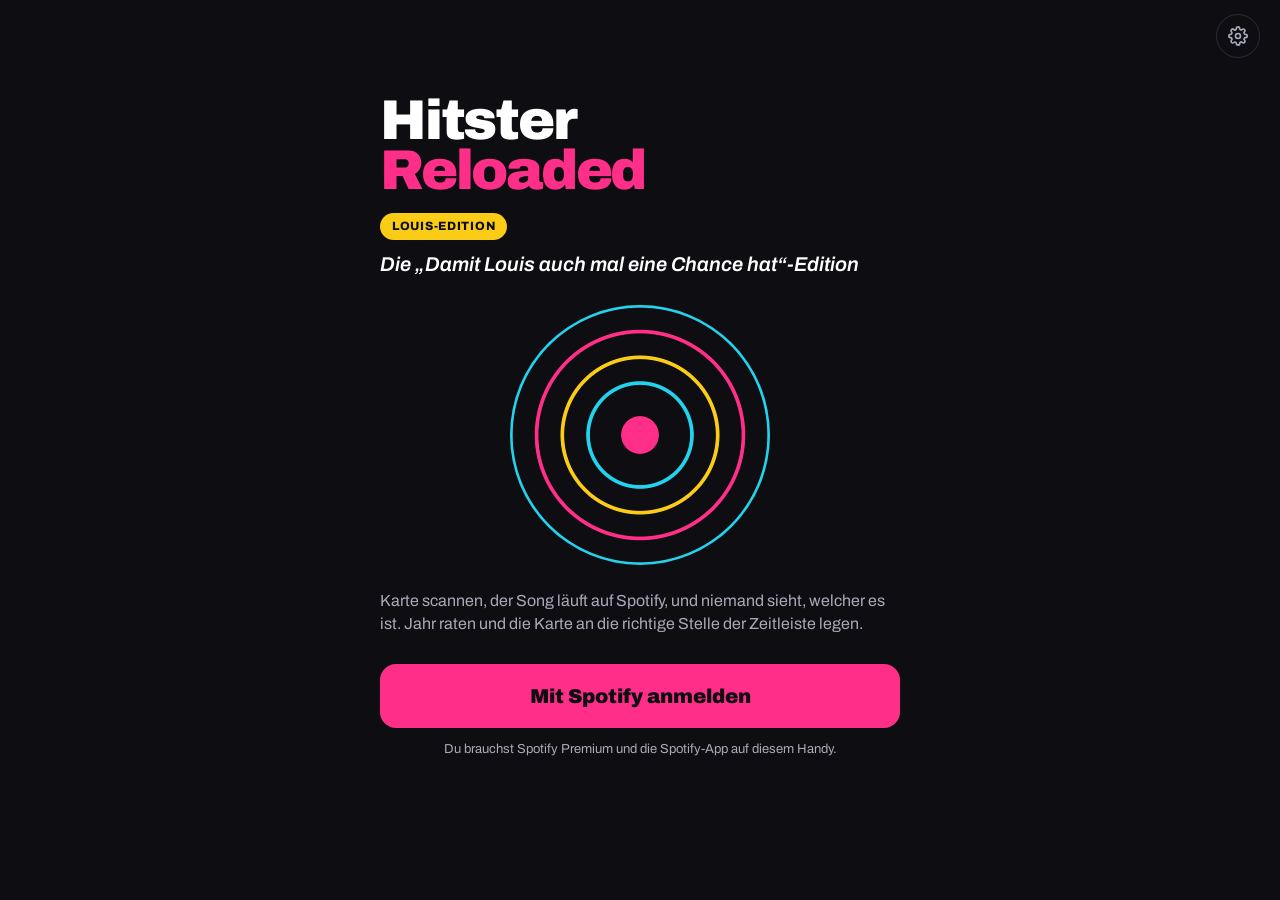
<file: docs/index.html>
<!doctype html>
<html lang="de">
<head>
<meta charset="utf-8">
<meta name="viewport" content="width=device-width, initial-scale=1, viewport-fit=cover">
<title>Hitster Reloaded</title>
<meta name="theme-color" content="#0e0e12">
<link rel="manifest" href="manifest.webmanifest">
<link rel="icon" href="icon.svg" type="image/svg+xml">
<link rel="apple-touch-icon" href="icon-192.png">
<meta name="apple-mobile-web-app-capable" content="yes">
<meta name="mobile-web-app-capable" content="yes">
<meta name="apple-mobile-web-app-status-bar-style" content="black-translucent">
<link rel="preconnect" href="https://fonts.googleapis.com">
<link rel="preconnect" href="https://fonts.gstatic.com" crossorigin>
<link rel="stylesheet" href="https://fonts.googleapis.com/css2?family=Archivo:ital,wght@0,500;0,600;0,700;0,800;0,900;1,600&display=swap">
<link rel="stylesheet" href="css/style.css?v=2">
</head>
<body>
<header class="bar">
  <div class="logo" data-appname></div>
  <nav>
    <button class="icon" id="openSettings" aria-label="Einstellungen und Karten-Maker"><svg viewBox="0 0 24 24" fill="none" stroke="currentColor" stroke-width="2" stroke-linecap="round" stroke-linejoin="round" aria-hidden="true"><circle cx="12" cy="12" r="3"></circle><path d="M19.4 15a1.65 1.65 0 0 0 .33 1.82l.06.06a2 2 0 1 1-2.83 2.83l-.06-.06a1.65 1.65 0 0 0-1.82-.33 1.65 1.65 0 0 0-1 1.51V21a2 2 0 1 1-4 0v-.09A1.65 1.65 0 0 0 9 19.4a1.65 1.65 0 0 0-1.82.33l-.06.06a2 2 0 1 1-2.83-2.83l.06-.06A1.65 1.65 0 0 0 4.68 15a1.65 1.65 0 0 0-1.51-1H3a2 2 0 1 1 0-4h.09A1.65 1.65 0 0 0 4.6 9a1.65 1.65 0 0 0-.33-1.82l-.06-.06a2 2 0 1 1 2.83-2.83l.06.06A1.65 1.65 0 0 0 9 4.68a1.65 1.65 0 0 0 1-1.51V3a2 2 0 1 1 4 0v.09a1.65 1.65 0 0 0 1 1.51 1.65 1.65 0 0 0 1.82-.33l.06-.06a2 2 0 1 1 2.83 2.83l-.06.06A1.65 1.65 0 0 0 19.4 9a1.65 1.65 0 0 0 1.51 1H21a2 2 0 1 1 0 4h-.09a1.65 1.65 0 0 0-1.51 1z"></path></svg></button>
  </nav>
</header>

<main class="wrap">
  <p class="error" id="err"></p>

  <!-- Not logged in -->
  <section id="vLogin" class="hidden stack">
    <div class="hero">
      <h1 data-appname="big"></h1>
      <span class="pill" data-edition></span>
      <p class="tag" data-tagline></p>
    </div>
    <div class="record" aria-hidden="true"></div>
    <p class="muted">Karte scannen, der Song läuft auf Spotify, und niemand sieht, welcher es ist. Jahr raten und die Karte an die richtige Stelle der Zeitleiste legen.</p>
    <button class="big" id="loginBtn">Mit Spotify anmelden</button>
    <p class="muted small center">Du brauchst Spotify Premium und die Spotify-App auf diesem Handy.</p>
  </section>

  <!-- Ready to scan -->
  <section id="vReady" class="hidden stack">
    <div class="record" id="recIdle" aria-hidden="true"></div>
    <button class="big" id="scanBtn"><svg viewBox="0 0 24 24" fill="none" stroke="currentColor" stroke-width="2.2" stroke-linecap="round" stroke-linejoin="round" aria-hidden="true"><path d="M3 7V5a2 2 0 0 1 2-2h2M17 3h2a2 2 0 0 1 2 2v2M21 17v2a2 2 0 0 1-2 2h-2M7 21H5a2 2 0 0 1-2-2v-2"></path><rect x="7" y="7" width="10" height="10" rx="1"></rect></svg> Karte scannen</button>
    <p class="muted small center">Vor der ersten Karte: Spotify-App öffnen, kurz einen Song abspielen und pausieren. Dann taucht dieses Handy als Lautsprecher auf.</p>
  </section>

  <!-- Scanning -->
  <section id="vScan" class="hidden stack">
    <div class="scanner"><video id="video" playsinline muted></video><div class="frame"></div></div>
    <p class="status" id="scanMsg">Kamera auf den QR-Code halten</p>
    <div class="center"><button class="secondary small" id="cancelScan">Abbrechen</button></div>
  </section>

  <!-- Playing -->
  <section id="vPlay" class="hidden stack">
    <div class="record spin" id="rec" aria-hidden="true"></div>
    <p class="status" id="playMsg">Welches Jahr?</p>
    <div class="reveal hidden" id="revealBox">
      <div class="year" id="rYear"></div>
      <div class="title" id="rTitle"></div>
      <div class="artist" id="rArtist"></div>
    </div>
    <div class="controls">
      <button class="secondary small" id="pauseBtn">Pause</button>
      <button class="secondary small" id="replayBtn">Von vorn</button>
      <button class="secondary small" id="deviceBtn">Lautsprecher</button>
    </div>
    <button class="big secondary" id="revealBtn">Auflösen</button>
    <button class="big" id="nextBtn"><svg viewBox="0 0 24 24" fill="none" stroke="currentColor" stroke-width="2.2" stroke-linecap="round" stroke-linejoin="round" aria-hidden="true"><path d="M3 7V5a2 2 0 0 1 2-2h2M17 3h2a2 2 0 0 1 2 2v2M21 17v2a2 2 0 0 1-2 2h-2M7 21H5a2 2 0 0 1-2-2v-2"></path><rect x="7" y="7" width="10" height="10" rx="1"></rect></svg> Nächste Karte</button>
  </section>
</main>

<dialog id="devDlg">
  <h2>Wo soll die Musik laufen?</h2>
  <div id="devList" class="stack"></div>
  <p class="small muted" id="devHelp"></p>
  <div class="row" style="margin-top:16px">
    <button class="secondary small" id="devRefresh">Neu suchen</button>
    <button class="ghost small" id="devClose">Schließen</button>
  </div>
</dialog>

<script src="config.js?v=2"></script>
<script src="js/spotify.js?v=2"></script>
<script src="js/settings.js?v=2"></script>
<script src="vendor/jsQR.js"></script>
<script>
(() => {
  const $ = (id) => document.getElementById(id);
  const views = ['vLogin', 'vReady', 'vScan', 'vPlay'];
  const show = (v) => { document.body.dataset.view = v; views.forEach((x) => $(x).classList.toggle('hidden', x !== v)); };
  const err = (m) => { $('err').textContent = m || ''; };
  const store = {
    get(k) { try { return localStorage.getItem(k); } catch { return null; } },
    set(k, v) { try { localStorage.setItem(k, v); } catch {} },
  };

  let currentId = null;
  let paused = false;
  let deviceId = store.get('device_id');

  // ---------- playback ----------
  async function play(id, fromStart = true) {
    currentId = id;
    paused = false;
    show('vPlay');
    $('revealBox').classList.add('hidden');
    $('revealBtn').classList.remove('hidden');
    $('pauseBtn').textContent = 'Pause';
    $('rec').classList.add('spin');
    $('playMsg').textContent = 'Startet …';
    err();
    const body = { uris: ['spotify:track:' + id], position_ms: 0 };
    try {
      await SP.api('/me/player/play', { method: 'PUT', query: deviceId ? { device_id: deviceId } : undefined, body });
    } catch (e) {
      if (e.status === 404 || e.reason === 'NO_ACTIVE_DEVICE') {
        deviceId = null;
        const picked = await chooseDevice(true);
        if (picked) return play(id, fromStart);
        $('playMsg').textContent = 'Kein Lautsprecher gefunden';
        $('rec').classList.remove('spin');
        return;
      }
      $('rec').classList.remove('spin');
      $('playMsg').textContent = 'Abspielen ging nicht';
      err(e.status === 403 ? 'Spotify hat das Abspielen abgelehnt (Premium nötig, oder dein Konto steht nicht in der Nutzerliste der App).' : e.message);
      return;
    }
    $('playMsg').textContent = 'Welches Jahr?';
  }

  async function togglePause() {
    try {
      if (paused) {
        await SP.api('/me/player/play', { method: 'PUT', query: deviceId ? { device_id: deviceId } : undefined });
        paused = false;
      } else {
        await SP.api('/me/player/pause', { method: 'PUT', query: deviceId ? { device_id: deviceId } : undefined });
        paused = true;
      }
      $('pauseBtn').textContent = paused ? 'Weiter' : 'Pause';
      $('rec').classList.toggle('spin', !paused);
    } catch (e) { err(e.message); }
  }

  async function reveal() {
    try {
      const t = await SP.api('/tracks/' + currentId);
      $('rYear').textContent = (t.album && t.album.release_date || '').slice(0, 4);
      $('rTitle').textContent = t.name;
      $('rArtist').textContent = t.artists.map((a) => a.name).join(', ');
      $('revealBox').classList.remove('hidden');
      $('revealBtn').classList.add('hidden');
      $('playMsg').textContent = '';
    } catch (e) { err('Song-Infos konnten nicht geladen werden: ' + e.message); }
  }

  // ---------- devices ----------
  let devResolve = null;
  async function chooseDevice(auto) {
    $('devHelp').textContent = '';
    $('devList').innerHTML = '<p class="muted">Suche Lautsprecher …</p>';
    if (!$('devDlg').open) $('devDlg').showModal();
    let devices = [];
    try { devices = (await SP.api('/me/player/devices')).devices || []; }
    catch (e) { $('devList').innerHTML = ''; $('devHelp').textContent = e.message; }
    devices = devices.filter((d) => !d.is_restricted);
    if (auto && devices.length === 1) {
      deviceId = devices[0].id; store.set('device_id', deviceId);
      $('devDlg').close();
      return true;
    }
    $('devList').innerHTML = '';
    if (!devices.length) {
      $('devHelp').innerHTML = 'Kein Spotify-Lautsprecher gefunden. Öffne die <b>Spotify-App</b> auf diesem Handy, spiel kurz einen Song, pausiere ihn, komm zurück und tippe auf „Neu suchen“.';
    }
    for (const d of devices) {
      const b = document.createElement('button');
      b.className = d.id === deviceId ? '' : 'secondary';
      b.style.width = '100%';
      b.textContent = `${d.name} (${d.type.toLowerCase()})${d.is_active ? ' · aktiv' : ''}`;
      b.onclick = () => {
        deviceId = d.id; store.set('device_id', deviceId);
        $('devDlg').close();
        if (devResolve) { devResolve(true); devResolve = null; }
      };
      $('devList').appendChild(b);
    }
    return new Promise((r) => { devResolve = r; });
  }
  $('devRefresh').onclick = () => chooseDevice(false);
  $('devClose').onclick = () => { $('devDlg').close(); if (devResolve) { devResolve(false); devResolve = null; } };

  // ---------- scanner ----------
  let stream = null;
  let scanning = false;
  const canvas = document.createElement('canvas');
  const ctx = canvas.getContext('2d', { willReadFrequently: true });

  async function startScan() {
    err();
    show('vScan');
    $('scanMsg').textContent = 'Kamera auf den QR-Code halten';
    try {
      stream = await navigator.mediaDevices.getUserMedia({ video: { facingMode: 'environment' }, audio: false });
    } catch (e) {
      show('vReady');
      err('Kamera nicht verfügbar: ' + e.message + ' (die Seite muss über https geöffnet sein).');
      return;
    }
    const v = $('video');
    v.srcObject = stream;
    await v.play().catch(() => {});
    scanning = true;
    requestAnimationFrame(tick);
  }

  function stopScan() {
    scanning = false;
    if (stream) stream.getTracks().forEach((t) => t.stop());
    stream = null;
  }

  function tick() {
    if (!scanning) return;
    const v = $('video');
    if (v.readyState >= 2 && v.videoWidth) {
      const scale = Math.min(1, 640 / Math.max(v.videoWidth, v.videoHeight));
      canvas.width = Math.round(v.videoWidth * scale);
      canvas.height = Math.round(v.videoHeight * scale);
      ctx.drawImage(v, 0, 0, canvas.width, canvas.height);
      const img = ctx.getImageData(0, 0, canvas.width, canvas.height);
      const code = jsQR(img.data, img.width, img.height, { inversionAttempts: 'attemptBoth' });
      if (code && code.data) {
        const id = SP.parseTrackId(code.data);
        if (id) {
          stopScan();
          if (navigator.vibrate) navigator.vibrate(80);
          play(id);
          return;
        }
        $('scanMsg').textContent = 'Das ist keine Songkarte';
      }
    }
    requestAnimationFrame(tick);
  }

  // ---------- wiring ----------
  $('openSettings').onclick = () => Settings.open();
  $('loginBtn').onclick = async () => {
    if (!SP.clientId()) { Settings.open(); return; }
    try { await SP.login(); } catch (e) { err(e.message); }
  };
  $('scanBtn').onclick = startScan;
  $('cancelScan').onclick = () => { stopScan(); show('vReady'); };
  $('pauseBtn').onclick = togglePause;
  $('replayBtn').onclick = () => currentId && play(currentId);
  $('revealBtn').onclick = reveal;
  $('deviceBtn').onclick = () => chooseDevice(false);
  $('nextBtn').onclick = async () => {
    if (!paused) SP.api('/me/player/pause', { method: 'PUT', query: deviceId ? { device_id: deviceId } : undefined }).catch(() => {});
    startScan();
  };

  (async () => {
    try { await SP.handleRedirect(); } catch (e) { err(e.message); }
    if (!SP.loggedIn()) { show('vLogin'); return; }
    // Card scanned with the normal phone camera: …/#t=TRACKID
    if (!playFromHash()) show('vReady');
    window.addEventListener('hashchange', playFromHash);
  })();

  function playFromHash() {
    const id = SP.parseTrackId(location.hash);
    if (!id) return false;
    history.replaceState(null, '', location.pathname);
    stopScan();
    play(id);
    return true;
  }
})();
</script>
</body>
</html>
</file>
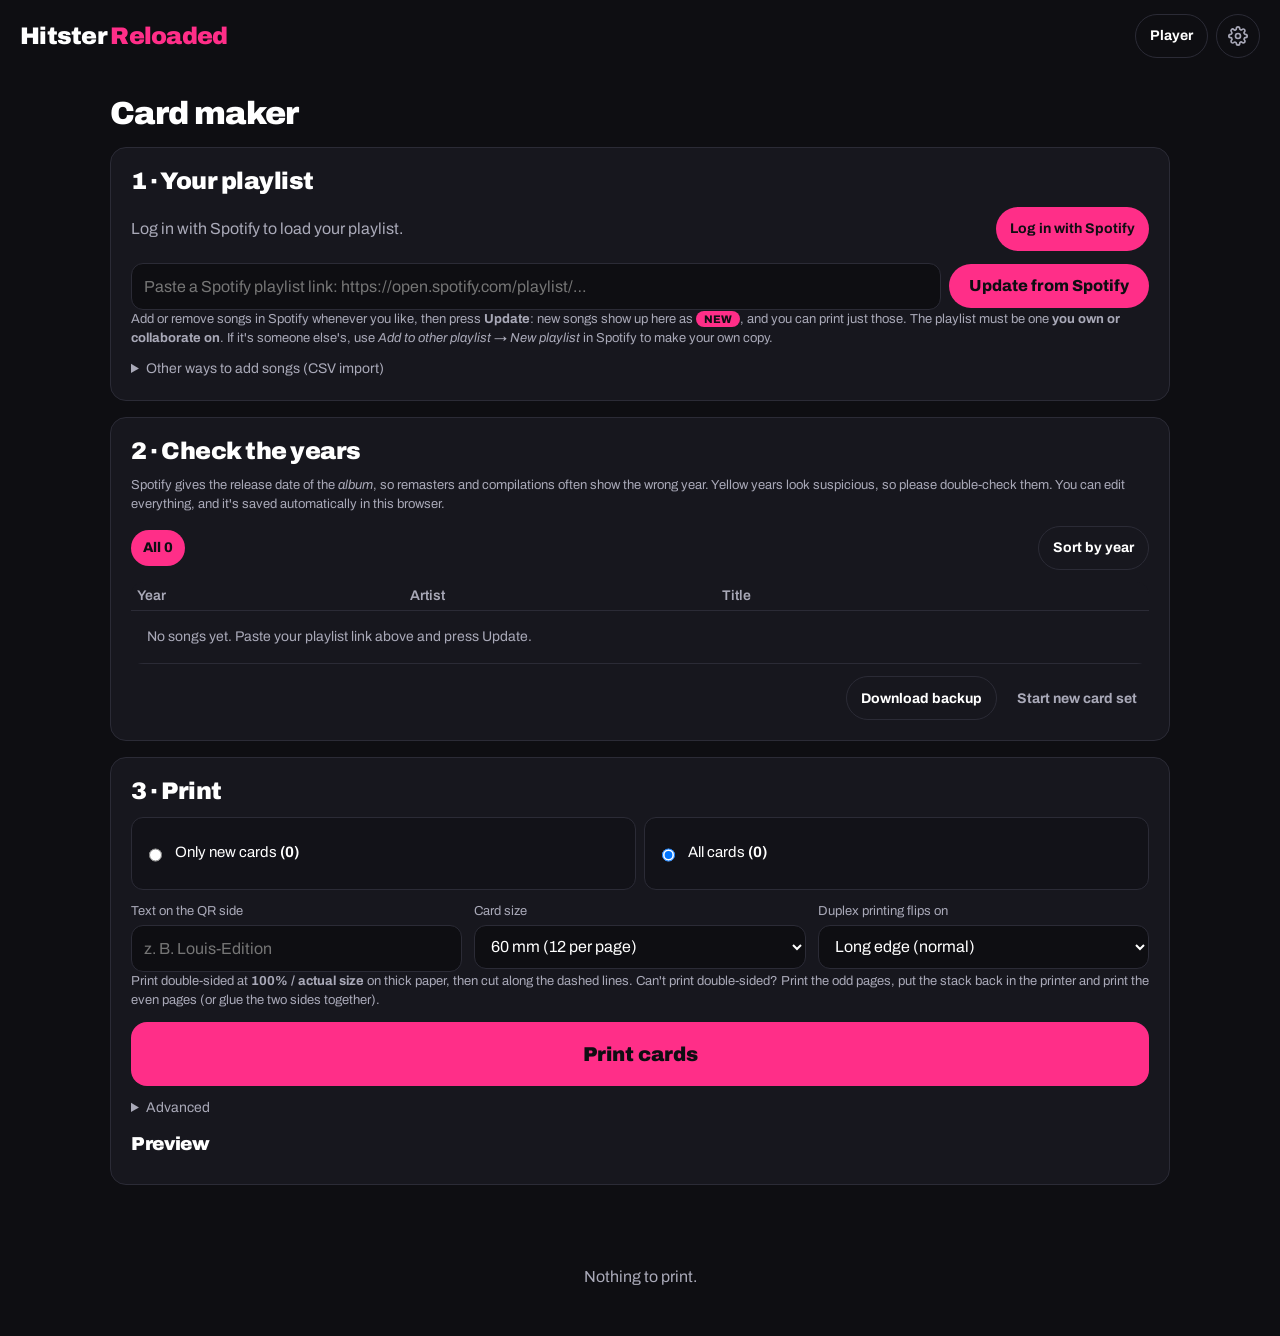
<file: docs/cards.html>
<!doctype html>
<html lang="en">
<head>
<meta charset="utf-8">
<meta name="viewport" content="width=device-width, initial-scale=1">
<title>Card Maker</title>
<link rel="icon" href="icon.svg" type="image/svg+xml">
<link rel="preconnect" href="https://fonts.googleapis.com">
<link rel="preconnect" href="https://fonts.gstatic.com" crossorigin>
<link rel="stylesheet" href="https://fonts.googleapis.com/css2?family=Archivo:ital,wght@0,500;0,600;0,700;0,800;0,900;1,600&display=swap">
<link rel="stylesheet" href="css/style.css?v=2">
<style>
  table { width: 100%; border-collapse: collapse; font-size: 14px; }
  th, td { text-align: left; padding: 4px 6px; border-bottom: 1px solid var(--line); vertical-align: middle; }
  th { color: var(--muted); font-weight: 600; position: sticky; top: 0; background: var(--panel); z-index: 1; }
  td input { padding: 6px 8px; border-radius: 8px; }
  td.y { width: 90px; }
  td.st { width: 80px; }
  td.x { width: 36px; }
  tr.check td.y input { border-color: var(--accent2); background: #facc1522; }
  tr.gone td input { text-decoration: line-through; opacity: .6; }
  .tablewrap { max-height: 480px; overflow: auto; border-radius: 12px; }
  .opts { display: grid; grid-template-columns: repeat(auto-fit, minmax(200px, 1fr)); gap: 12px; }
  .note { font-size: 13px; color: var(--muted); margin: 0; }
  .badge { font-size: 11px; font-weight: 800; padding: 2px 8px; border-radius: 99px; white-space: nowrap; }
  .b-new { background: var(--accent); color: #0e0e12; }
  .b-printed { color: var(--muted); }
  .b-gone { background: #facc1533; color: var(--accent2); }
  .tabs { display: flex; gap: 6px; flex-wrap: wrap; }
  .tabs button { padding: 6px 12px; font-size: 14px; min-height: 36px; }
  .tabs button[aria-pressed="false"] { background: transparent; color: var(--muted); border: 1px solid var(--line); }
  .choice { display: flex; gap: 8px; flex-wrap: wrap; }
  .choice label { margin: 0; flex: 1 1 200px; display: flex; gap: 10px; align-items: center; cursor: pointer;
    background: #0003; border: 1px solid var(--line); border-radius: 12px; padding: 12px; color: var(--text); font-size: 15px; }
  .choice input { width: auto; }
  .banner { background: #34d39922; border: 1px solid var(--ok); border-radius: 12px; padding: 12px; }
  details summary { cursor: pointer; color: var(--muted); font-size: 14px; }

  /* ---------- printable sheets ---------- */
  #sheets { display: flex; flex-wrap: wrap; gap: 16px; justify-content: center; }
  .sheetbox { text-align: center; }
  .sheetbox .cap { font-size: 12px; color: var(--muted); margin-bottom: 4px; }
  .sheet {
    width: 210mm; height: 297mm; background: #fff; color: #1a1530; zoom: .42;
    display: flex; align-items: center; justify-content: center; overflow: hidden;
  }
  .grid { display: grid; }
  .card {
    width: var(--s); height: var(--s); position: relative; overflow: hidden;
    outline: .2mm dashed #bbb; outline-offset: -.1mm;
    -webkit-print-color-adjust: exact; print-color-adjust: exact;
  }
  .front {
    background:
      radial-gradient(circle at 50% 50%, transparent 0 52.4%, #facc15 52.6% 53.6%, transparent 53.8%),
      radial-gradient(circle at 50% 50%, transparent 0 59.3%, #22d3ee 59.5% 60.5%, transparent 60.7%),
      radial-gradient(circle at 50% 50%, transparent 0 66.2%, #ff2e88 66.4% 67.4%, transparent 67.6%),
      #0e0e12;
  }
  .front .qr {
    position: absolute; left: 50%; top: 50%; transform: translate(-50%, -50%);
    width: 50%; aspect-ratio: 1; background: #fff; border-radius: 7%; padding: 3%;
  }
  .front .qr svg { width: 100%; height: 100%; display: block; }
  .front .label {
    position: absolute; left: 22%; right: 22%; bottom: 14.5%; text-align: center; color: #fff; font-family: var(--font);
    font-weight: 800; font-size: calc(var(--s) * .045); line-height: 1.1;
    white-space: nowrap; overflow: hidden; text-overflow: ellipsis;
  }
  .front .dot { display: none; }
  .back {
    font-family: var(--font); color: #0e0e12;
    display: flex; flex-direction: column; align-items: center; justify-content: space-between;
    padding: 9% 7%; text-align: center;
  }
  .back .artist { font-weight: 700; font-size: calc(var(--s) * .075); line-height: 1.15;
    display: -webkit-box; -webkit-line-clamp: 3; -webkit-box-orient: vertical; overflow: hidden; }
  .back .year { font-weight: 900; font-size: calc(var(--s) * .27); line-height: 1; letter-spacing: -.02em; }
  .back .title { font-style: italic; font-size: calc(var(--s) * .07); line-height: 1.15;
    display: -webkit-box; -webkit-line-clamp: 3; -webkit-box-orient: vertical; overflow: hidden; }

  @media print {
    @page { size: A4 portrait; margin: 0; }
    body { background: #fff; }
    body > *:not(#printArea) { display: none !important; }
    #printArea, #sheets { display: block; margin: 0; padding: 0; }
    .sheetbox .cap { display: none; }
    .sheet { zoom: 1; break-after: page; page-break-after: always; }
    .sheetbox:last-child .sheet { break-after: auto; page-break-after: auto; }
  }
</style>
</head>
<body>
<header class="bar">
  <div class="logo" data-appname></div>
  <nav>
    <a class="btn secondary small" href="./">Player</a>
    <button class="icon" id="openSettings" aria-label="Settings"><svg viewBox="0 0 24 24" fill="none" stroke="currentColor" stroke-width="2" stroke-linecap="round" stroke-linejoin="round" aria-hidden="true"><circle cx="12" cy="12" r="3"></circle><path d="M19.4 15a1.65 1.65 0 0 0 .33 1.82l.06.06a2 2 0 1 1-2.83 2.83l-.06-.06a1.65 1.65 0 0 0-1.82-.33 1.65 1.65 0 0 0-1 1.51V21a2 2 0 1 1-4 0v-.09A1.65 1.65 0 0 0 9 19.4a1.65 1.65 0 0 0-1.82.33l-.06.06a2 2 0 1 1-2.83-2.83l.06-.06A1.65 1.65 0 0 0 4.68 15a1.65 1.65 0 0 0-1.51-1H3a2 2 0 1 1 0-4h.09A1.65 1.65 0 0 0 4.6 9a1.65 1.65 0 0 0-.33-1.82l-.06-.06a2 2 0 1 1 2.83-2.83l.06.06A1.65 1.65 0 0 0 9 4.68a1.65 1.65 0 0 0 1-1.51V3a2 2 0 1 1 4 0v.09a1.65 1.65 0 0 0 1 1.51 1.65 1.65 0 0 0 1.82-.33l.06-.06a2 2 0 1 1 2.83 2.83l-.06.06A1.65 1.65 0 0 0 19.4 9a1.65 1.65 0 0 0 1.51 1H21a2 2 0 1 1 0 4h-.09a1.65 1.65 0 0 0-1.51 1z"></path></svg></button>
  </nav>
</header>

<main class="wrap wide">
  <h1 style="margin-top:8px">Card maker</h1>
  <p class="error" id="err"></p>

  <!-- 1 · playlist -->
  <section class="panel stack">
    <h2>1 · Your playlist</h2>
    <div id="loginRow" class="row hidden">
      <p class="muted" style="flex:3;margin:0">Log in with Spotify to load your playlist.</p>
      <button class="small" id="loginBtn">Log in with Spotify</button>
    </div>
    <div class="row">
      <input id="plUrl" placeholder="Paste a Spotify playlist link: https://open.spotify.com/playlist/…" style="flex:4">
      <button id="syncBtn" style="flex:0 0 auto">Update from Spotify</button>
    </div>
    <p class="muted" id="plStatus" style="margin:0"></p>
    <p class="note">Add or remove songs in Spotify whenever you like, then press <b>Update</b>: new songs show up here as <span class="badge b-new">NEW</span>,
      and you can print just those. The playlist must be one <b>you own or collaborate on</b>. If it's someone else's,
      use <i>Add to other playlist → New playlist</i> in Spotify to make your own copy.</p>
    <details>
      <summary>Other ways to add songs (CSV import)</summary>
      <p class="note" style="margin-top:8px">Import a CSV, e.g. from <a href="https://exportify.app" target="_blank" rel="noopener">Exportify</a>, or one you saved with “Download backup”.</p>
      <input type="file" id="csvFile" accept=".csv,text/csv" style="margin-top:8px">
    </details>
  </section>

  <!-- 2 · songs -->
  <section class="panel stack">
    <h2>2 · Check the years</h2>
    <p class="note">Spotify gives the release date of the <i>album</i>, so remasters and compilations often show the wrong year.
      Yellow years look suspicious, so please double-check them. You can edit everything, and it's saved automatically in this browser.</p>
    <div class="row">
      <div class="tabs" id="tabs" style="flex:3"></div>
      <button class="secondary small" id="sortYear">Sort by year</button>
    </div>
    <div class="tablewrap">
      <table>
        <thead><tr><th>Year</th><th>Artist</th><th>Title</th><th></th><th></th></tr></thead>
        <tbody id="rows"></tbody>
      </table>
    </div>
    <div class="row">
      <span style="flex:3"></span>
      <button class="secondary small" id="removeGone" hidden>Remove songs no longer in playlist</button>
      <button class="secondary small" id="exportCsv">Download backup</button>
      <button class="ghost small" id="newSet">Start new card set</button>
    </div>
  </section>

  <!-- 3 · print -->
  <section class="panel stack">
    <h2>3 · Print</h2>
    <div class="choice">
      <label><input type="radio" name="which" value="new"> <span>Only new cards <b id="nNew"></b></span></label>
      <label><input type="radio" name="which" value="all"> <span>All cards <b id="nAll"></b></span></label>
    </div>
    <div class="opts">
      <div><label for="frontText">Text on the QR side</label><input id="frontText" placeholder="z. B. Louis-Edition" maxlength="40"></div>
      <div><label for="size">Card size</label>
        <select id="size"><option value="55">55 mm (15 per page)</option><option value="60">60 mm (12 per page)</option><option value="65">65 mm (12 per page)</option></select></div>
      <div><label for="flip">Duplex printing flips on</label>
        <select id="flip"><option value="long">Long edge (normal)</option><option value="short">Short edge</option></select></div>
    </div>
    <p class="note">Print double-sided at <b>100% / actual size</b> on thick paper, then cut along the dashed lines.
      Can't print double-sided? Print the odd pages, put the stack back in the printer and print the even pages (or glue the two sides together).</p>
    <button id="printBtn" class="big">Print cards</button>
    <div class="banner hidden" id="markBanner">
      <div class="row">
        <span style="flex:3">Did the cards print OK? Mark them as printed so they won't be printed again next time.</span>
        <button class="small" id="markPrinted">Mark as printed</button>
        <button class="ghost small" id="markLater">Not now</button>
      </div>
    </div>
    <details>
      <summary>Advanced</summary>
      <div style="margin-top:8px"><label for="base">Player link inside the QR codes</label><input id="base" spellcheck="false"></div>
      <p class="note" style="margin-top:4px">Only change this if you move the player to another address. Cards you've already printed keep pointing to the old one.</p>
    </details>
    <h3 style="margin-top:16px">Preview</h3>
  </section>
</main>

<div id="printArea" class="wrap wide"><div id="sheets"></div></div>

<script src="config.js?v=2"></script>
<script src="js/spotify.js?v=2"></script>
<script src="js/settings.js?v=2"></script>
<script src="vendor/qrcode.js"></script>
<script>
(() => {
  const $ = (id) => document.getElementById(id);
  const err = (m) => { $('err').textContent = m || ''; if (m) $('err').scrollIntoView({ block: 'center' }); };
  const store = {
    get(k, d) { try { const v = localStorage.getItem(k); return v == null ? d : JSON.parse(v); } catch { return d; } },
    set(k, v) { try { localStorage.setItem(k, JSON.stringify(v)); } catch {} },
  };
  const esc = (s) => String(s ?? '').replace(/[&<>"']/g, (c) => ({ '&': '&amp;', '<': '&lt;', '>': '&gt;', '"': '&quot;', "'": '&#39;' }[c]));
  const isYear = (y) => /^\d{4}$/.test(String(y));

  // Song: { id, title, artist, year, check, printed, gone, pl }
  let songs = store.get('cards_songs', []);
  const opts = Object.assign({ frontText: '', size: '60', flip: 'long', base: SP.redirectUri(), which: 'new',
    playlist: '', playlistId: '', playlistName: '', synced: 0 }, store.get('cards_opts', {}));
  let filter = 'all';
  let lastPrinted = [];

  function save() { store.set('cards_songs', songs); store.set('cards_opts', opts); }

  // ---------- cleaning helpers ----------
  const JUNK = /\s*(?:[-–—]\s*|[([])\s*(?:\d{4}\s+)?(?:digital(?:ly)?\s+)?(?:remaster(?:ed)?|single version|radio edit|mono|stereo|bonus track|\d{4} mix)[^)\]]*[)\]]?\s*$/i;
  function cleanTitle(t) {
    let s = t || '';
    for (let i = 0; i < 3; i++) s = s.replace(JUNK, '');
    return s.trim() || t;
  }
  function makeSong(id, title, artist, date, album) {
    const year = String(date || '').slice(0, 4);
    const check = !isYear(year) || /remaster|anniversary|deluxe|greatest|hits|best of|collection|live/i.test(`${title} ${album || ''}`);
    return { id, title: cleanTitle(title), artist, year, check, printed: false, gone: false };
  }
  function addSongs(list) {
    const have = new Map(songs.map((s) => [s.id, s]));
    let added = 0;
    for (const s of list) {
      if (!s.id) continue;
      const old = have.get(s.id);
      if (old) { old.gone = false; if (s.pl) old.pl = s.pl; continue; }   // keep your edits
      have.set(s.id, s); songs.push(s); added++;
    }
    save(); render();
    return added;
  }

  // ---------- Spotify playlist ----------
  function playlistIdFrom(raw) {
    const m = String(raw).match(/playlist[/:]([A-Za-z0-9]+)/);
    return m ? m[1] : (/^[A-Za-z0-9]{10,}$/.test(raw.trim()) ? raw.trim() : '');
  }
  async function sync({ quiet = false } = {}) {
    err();
    const raw = $('plUrl').value.trim();
    const id = playlistIdFrom(raw);
    if (!id) { if (!quiet) err('Paste a Spotify playlist link first.'); return; }
    if (!SP.loggedIn()) { if (!quiet) err('Log in with Spotify first.'); return; }
    if (!quiet && opts.playlistId && opts.playlistId !== id && songs.length &&
        !confirm('This is a different playlist than before. Add its songs to your current cards?\n\n(To start from scratch, press Cancel and use “Start new card set”.)')) return;

    $('syncBtn').disabled = true;
    $('plStatus').textContent = 'Updating…';
    const found = [];
    let name = '';
    try {
      try { name = (await SP.api(`/playlists/${id}`, { query: { fields: 'name' } })).name || ''; } catch {}
      let next = `/playlists/${id}/items?limit=50`;
      while (next) {
        const d = await SP.api(next);
        for (const e of d.items || []) {
          const t = e.item || e.track;
          if (!t || t.type !== 'track' || !t.id || t.is_local) continue;
          const s = makeSong(t.id, t.name, (t.artists || []).map((a) => a.name).join(', '),
            t.album && t.album.release_date, t.album && t.album.name);
          s.pl = id;
          found.push(s);
        }
        next = d.next;
        $('plStatus').textContent = `Updating… ${found.length} songs`;
      }
    } catch (e) {
      $('syncBtn').disabled = false;
      showStatus();
      err(e.status === 403 || e.status === 404
        ? 'Spotify won’t share this playlist with the app. It has to be a playlist you own or collaborate on, so make your own copy (see the note below) and try again.'
        : 'Could not load playlist: ' + e.message);
      return;
    }
    $('syncBtn').disabled = false;
    const ids = new Set(found.map((s) => s.id));
    let gone = 0;
    for (const s of songs) if (s.pl === id) { s.gone = !ids.has(s.id); if (s.gone) gone++; }
    const added = addSongs(found);
    Object.assign(opts, { playlist: raw, playlistId: id, playlistName: name, synced: Date.now() });
    save();
    showStatus(added ? `${added} new song${added > 1 ? 's' : ''}` : 'Up to date, no new songs.', gone);
    if (added) { filter = 'new'; render(); }
  }
  function showStatus(prefix = '', gone = songs.filter((s) => s.gone).length) {
    const parts = [];
    if (prefix) parts.push(prefix);
    if (opts.playlistName) parts.push(`“${opts.playlistName}”`);
    if (opts.synced) parts.push('last updated ' + new Date(opts.synced).toLocaleString([], { dateStyle: 'medium', timeStyle: 'short' }));
    if (gone) parts.push(`${gone} removed from the playlist`);
    $('plStatus').textContent = parts.join(' · ');
  }

  // ---------- CSV ----------
  function parseCsv(text) {
    const rows = []; let row = []; let f = ''; let q = false;
    for (let i = 0; i < text.length; i++) {
      const c = text[i];
      if (q) {
        if (c === '"') { if (text[i + 1] === '"') { f += '"'; i++; } else q = false; }
        else f += c;
      } else if (c === '"') q = true;
      else if (c === ',') { row.push(f); f = ''; }
      else if (c === '\n') { row.push(f); rows.push(row); row = []; f = ''; }
      else if (c !== '\r') f += c;
    }
    if (f || row.length) { row.push(f); rows.push(row); }
    return rows.filter((r) => r.some((x) => x.trim()));
  }
  function importCsv(text) {
    err();
    const rows = parseCsv(text.replace(/^﻿/, ''));
    if (rows.length < 2) { err('CSV looks empty.'); return; }
    const h = rows[0].map((x) => x.trim().toLowerCase());
    const col = (...res) => h.findIndex((x) => res.some((r) => r.test(x)));
    const ci = { uri: col(/uri/, /^id$/, /link|url/), title: col(/track name/, /^title$/, /^name$/, /song/),
      artist: col(/artist/), year: col(/^year$/, /release date/, /date/), album: col(/album name/, /^album$/),
      printed: col(/^printed$/) };
    if (ci.uri < 0) { err('CSV needs a column with the Spotify track URI/link.'); return; }
    const list = rows.slice(1).map((r) => {
      const id = SP.parseTrackId(r[ci.uri]);
      if (!id) return null;
      const s = makeSong(id, r[ci.title] || '', (r[ci.artist] || '').replace(/\s*;\s*/g, ', '), r[ci.year] || '', r[ci.album] || '');
      if (ci.printed >= 0) { s.printed = /^(yes|true|1)$/i.test(r[ci.printed]); s.check = !isYear(s.year); }
      return s;
    }).filter(Boolean);
    const added = addSongs(list);
    $('plStatus').textContent = `CSV: ${list.length} songs, ${added} new.`;
  }
  function exportCsv() {
    const q = (s) => '"' + String(s ?? '').replace(/"/g, '""') + '"';
    const lines = ['Year,Artist,Title,Track URI,Printed',
      ...songs.map((s) => [s.year, s.artist, s.title, 'spotify:track:' + s.id, s.printed ? 'yes' : 'no'].map(q).join(','))];
    const a = document.createElement('a');
    a.href = URL.createObjectURL(new Blob([lines.join('\n')], { type: 'text/csv' }));
    a.download = 'cards-backup.csv';
    a.click();
  }

  // ---------- table ----------
  const FILTERS = {
    all: ['All', () => true],
    new: ['New', (s) => !s.printed && !s.gone],
    check: ['Check year', (s) => s.check],
    printed: ['Printed', (s) => s.printed],
    gone: ['Removed', (s) => s.gone],
  };
  function render() {
    // tabs
    $('tabs').innerHTML = Object.entries(FILTERS).map(([k, [label, fn]]) => {
      const n = songs.filter(fn).length;
      if (!n && k !== 'all' && k !== filter) return '';
      return `<button data-f="${k}" aria-pressed="${k === filter}">${label} ${n}</button>`;
    }).join('');
    // rows
    const fn = FILTERS[filter][1];
    $('rows').innerHTML = songs.map((s, i) => !fn(s) ? '' : `
      <tr class="${s.check ? 'check' : ''} ${s.gone ? 'gone' : ''}" data-i="${i}">
        <td class="y"><input data-f="year" value="${esc(s.year)}" inputmode="numeric" maxlength="4" aria-label="Year"></td>
        <td><input data-f="artist" value="${esc(s.artist)}" aria-label="Artist"></td>
        <td><input data-f="title" value="${esc(s.title)}" aria-label="Title"></td>
        <td class="st">${s.gone ? '<span class="badge b-gone">removed</span>' : s.printed ? '<span class="badge b-printed">printed</span>' : '<span class="badge b-new">NEW</span>'}</td>
        <td class="x"><button class="ghost small" data-del title="Delete" aria-label="Delete">×</button></td>
      </tr>`).join('') || `<tr><td colspan="5" class="muted" style="padding:16px">${songs.length ? 'Nothing here.' : 'No songs yet. Paste your playlist link above and press Update.'}</td></tr>`;
    $('removeGone').hidden = !songs.some((s) => s.gone);
    // print choice
    const nNew = songs.filter(FILTERS.new[1]).length, nAll = songs.filter((s) => !s.gone).length;
    $('nNew').textContent = `(${nNew})`;
    $('nAll').textContent = `(${nAll})`;
    if (!songs.some((s) => s.printed)) opts.which = 'all';
    document.querySelectorAll('input[name=which]').forEach((r) => { r.checked = r.value === opts.which; });
    renderSheets();
  }
  $('tabs').addEventListener('click', (e) => { const b = e.target.closest('[data-f]'); if (b) { filter = b.dataset.f; render(); } });
  $('rows').addEventListener('input', (e) => {
    const tr = e.target.closest('tr'); const f = e.target.dataset.f;
    if (!tr || !f) return;
    songs[tr.dataset.i][f] = e.target.value;
    save(); scheduleSheets();
  });
  $('rows').addEventListener('change', (e) => {
    const tr = e.target.closest('tr');
    if (tr && e.target.dataset.f === 'year') {
      const s = songs[tr.dataset.i];
      s.check = !isYear(s.year);   // you looked at it → no longer suspicious
      tr.classList.toggle('check', s.check); save();
    }
  });
  $('rows').addEventListener('click', (e) => {
    if (!e.target.closest('[data-del]')) return;
    songs.splice(e.target.closest('tr').dataset.i, 1);
    save(); render();
  });

  // ---------- cards ----------
  function qrSvg(text) {
    const q = qrcode(0, 'M'); q.addData(text); q.make();
    const n = q.getModuleCount();
    let d = '';
    for (let r = 0; r < n; r++) for (let c = 0; c < n; c++) if (q.isDark(r, c)) d += `M${c} ${r}h1v1h-1z`;
    return `<svg viewBox="0 0 ${n} ${n}" shape-rendering="crispEdges"><path d="${d}" fill="#120f24"/></svg>`;
  }
  function backColor(year) {
    const y = parseInt(year, 10);
    if (!y) return '#e5e5e5';
    const hue = (((Math.floor(y / 10) * 10 - 1950) / 10) * 52 + 330) % 360;
    return `hsl(${hue} 85% ${y % 10 < 5 ? 74 : 68}%)`;
  }
  const cardLink = (id) => (opts.base || SP.redirectUri()).replace(/#.*$/, '') + '#t=' + id;
  const toPrint = () => songs.filter(opts.which === 'new' ? FILTERS.new[1] : (s) => !s.gone);

  let sheetTimer = null;
  function scheduleSheets() { clearTimeout(sheetTimer); sheetTimer = setTimeout(renderSheets, 400); }
  function renderSheets() {
    const list = toPrint();
    const size = Number(opts.size);
    const cols = Math.floor(196 / size), rows = Math.floor(283 / size), per = cols * rows;
    const s = `${size}mm`;
    const grid = (cells) => `<div class="grid" style="--s:${s};grid-template-columns:repeat(${cols},${s});grid-template-rows:repeat(${rows},${s})">${cells}</div>`;
    const place = (r, c, html) => `<div style="grid-row:${r + 1};grid-column:${c + 1}">${html}</div>`;
    let out = '';
    const pages = Math.ceil(list.length / per);
    for (let p = 0; p < pages; p++) {
      let front = '', back = '';
      list.slice(p * per, (p + 1) * per).forEach((song, i) => {
        const r = Math.floor(i / cols), c = i % cols;
        front += place(r, c, `<div class="card front"><div class="dot"></div><div class="qr">${qrSvg(cardLink(song.id))}</div>${opts.frontText ? `<div class="label">${esc(opts.frontText)}</div>` : ''}</div>`);
        // Mirror the position so each back lands behind its front after duplex printing.
        const br = opts.flip === 'short' ? rows - 1 - r : r;
        const bc = opts.flip === 'short' ? c : cols - 1 - c;
        back += place(br, bc, `<div class="card back" style="background:${backColor(song.year)}"><div class="artist">${esc(song.artist)}</div><div class="year">${esc(song.year)}</div><div class="title">${esc(song.title)}</div></div>`);
      });
      out += `<div class="sheetbox"><div class="cap">Page ${p * 2 + 1} · QR side</div><div class="sheet">${grid(front)}</div></div>`;
      out += `<div class="sheetbox"><div class="cap">Page ${p * 2 + 2} · answer side</div><div class="sheet">${grid(back)}</div></div>`;
    }
    $('sheets').innerHTML = out || '<p class="muted">Nothing to print.</p>';
  }

  // ---------- options ----------
  for (const k of ['frontText', 'size', 'flip', 'base']) {
    $(k).value = opts[k];
    $(k).addEventListener('input', () => { opts[k] = $(k).value; save(); scheduleSheets(); });
  }
  document.querySelectorAll('input[name=which]').forEach((r) => r.addEventListener('change', () => { opts.which = r.value; save(); renderSheets(); }));

  // ---------- wiring ----------
  $('openSettings').onclick = () => Settings.open();
  $('loginBtn').onclick = () => SP.login().catch((e) => err(e.message));
  $('syncBtn').onclick = () => sync();
  $('plUrl').addEventListener('keydown', (e) => { if (e.key === 'Enter') sync(); });
  $('csvFile').onchange = async (e) => { const f = e.target.files[0]; if (f) importCsv(await f.text()); e.target.value = ''; };
  $('sortYear').onclick = () => { songs.sort((a, b) => (parseInt(a.year, 10) || 9999) - (parseInt(b.year, 10) || 9999)); save(); render(); };
  $('exportCsv').onclick = exportCsv;
  $('removeGone').onclick = () => { songs = songs.filter((s) => !s.gone); save(); render(); showStatus(); };
  $('newSet').onclick = () => {
    if (!confirm('Start a new card set?\n\nThis clears the song list (tip: “Download backup” first). Your settings and playlist link stay.')) return;
    songs = []; opts.playlistId = ''; opts.synced = 0; opts.which = 'all'; filter = 'all';
    save(); render(); showStatus();
  };
  $('printBtn').onclick = () => {
    err();
    lastPrinted = toPrint();
    if (!lastPrinted.length) { err(opts.which === 'new' ? 'No new cards to print. Choose “All cards” to reprint everything.' : 'Add some songs first.'); return; }
    if (lastPrinted.some((s) => !isYear(s.year)) && !confirm('Some songs have no valid year. Print anyway?')) return;
    renderSheets();
    window.print();
    if (lastPrinted.some((s) => !s.printed)) $('markBanner').classList.remove('hidden');
  };
  $('markPrinted').onclick = () => {
    lastPrinted.forEach((s) => { s.printed = true; });
    $('markBanner').classList.add('hidden');
    opts.which = 'new'; filter = 'all';
    save(); render();
  };
  $('markLater').onclick = () => $('markBanner').classList.add('hidden');

  (async () => {
    try { await SP.handleRedirect(); } catch (e) { err(e.message); }
    $('loginRow').classList.toggle('hidden', SP.loggedIn());
    $('plUrl').value = opts.playlist;
    render();
    showStatus();
    if (opts.playlistId && SP.loggedIn()) sync({ quiet: true });   // check for new songs automatically
  })();
})();
</script>
</body>
</html>
</file>
<file: docs/css/style.css>
/* Hitster Reloaded: same look as the printed cards and the box cover. */
:root {
  --bg: #0e0e12;
  --panel: #17171e;
  --line: #2b2b36;
  --text: #ffffff;
  --muted: #a9a9b8;
  --accent: #ff2e88;   /* pink */
  --accent2: #facc15;  /* yellow */
  --accent3: #22d3ee;  /* cyan */
  --ok: #34d399;
  --radius: 16px;
  --font: 'Archivo', system-ui, -apple-system, "Segoe UI", Roboto, sans-serif;
}
* { box-sizing: border-box; }
html, body { margin: 0; }
body {
  background: var(--bg);
  color: var(--text);
  font: 16px/1.45 var(--font);
  -webkit-tap-highlight-color: transparent;
}
a { color: var(--accent3); }
h1, h2, h3 { line-height: 1.1; margin: 0 0 .5em; font-weight: 900; letter-spacing: -.02em; }
h2 { font-size: 24px; }
.wrap { max-width: 560px; margin: 0 auto; padding: 16px 20px 32px; }
.wide { max-width: 1100px; }

/* ---------- header ---------- */
header.bar {
  display: flex; align-items: center; justify-content: space-between; gap: 12px;
  padding: 14px 20px;
}
header.bar .logo { font-weight: 900; letter-spacing: -.03em; font-size: 24px; line-height: 1; color: var(--text); text-decoration: none; }
header.bar .logo span { color: var(--accent); }
header.bar nav { display: flex; gap: 8px; align-items: center; }

/* ---------- buttons ----------
   default  = primary action (pink pill)
   .big     = the one main action on a screen (full width, tall)
   .secondary = outlined, for less important actions
   .small   = compact
   .ghost   = text only
   .icon    = round icon-only button */
button, .btn {
  appearance: none; border: 0; cursor: pointer; font: inherit; font-weight: 800;
  background: var(--accent); color: #0e0e12; padding: 12px 20px; border-radius: 999px;
  text-decoration: none; display: inline-flex; align-items: center; justify-content: center; gap: 8px;
  min-height: 44px; line-height: 1.1; transition: transform .08s ease, background .15s ease;
}
button:active, .btn:active { transform: scale(.97); }
button.secondary, .btn.secondary { background: transparent; color: var(--text); border: 1.5px solid var(--line); }
button.secondary:hover, .btn.secondary:hover { border-color: var(--muted); }
button.small, .btn.small { padding: 8px 14px; font-size: 14px; font-weight: 700; }
button.ghost, .btn.ghost { background: transparent; color: var(--muted); padding: 8px 12px; font-weight: 700; }
button.ghost:hover { color: var(--text); }
button.big, .btn.big { width: 100%; font-size: 20px; font-weight: 900; padding: 20px; min-height: 64px; border-radius: var(--radius); }
button.big.secondary { border-width: 2px; }
button.icon { width: 44px; height: 44px; padding: 0; border-radius: 50%; background: transparent; color: var(--muted); border: 1.5px solid var(--line); }
button.icon:hover { color: var(--text); border-color: var(--muted); }
button.icon svg, .btn svg, button svg { width: 20px; height: 20px; flex-shrink: 0; }
button:disabled { opacity: .45; cursor: default; }
:focus-visible { outline: 2px solid var(--accent3); outline-offset: 2px; }

/* ---------- basics ---------- */
.panel { background: var(--panel); border: 1px solid var(--line); border-radius: var(--radius); padding: 20px; margin: 16px 0; }
.muted { color: var(--muted); }
.small { font-size: 13px; }
.row { display: flex; gap: 8px; flex-wrap: wrap; align-items: center; }
.row > * { flex: 1 1 auto; }
.row > button.small, .row > .btn.small, .row > button.ghost { flex: 0 0 auto; }
.stack > * + * { margin-top: 12px; }
.center { text-align: center; }
.hidden, [hidden] { display: none !important; }
.error { color: #ff8fb8; }
.error:empty { display: none; }
code { background: #0008; padding: 2px 6px; border-radius: 6px; word-break: break-all; }
.pill {
  display: inline-block; padding: 5px 12px; border-radius: 999px; background: var(--accent2); color: #0e0e12;
  font-size: 12px; font-weight: 800; letter-spacing: .06em; text-transform: uppercase;
}

input, select, textarea {
  font: inherit; color: var(--text); background: #0006; border: 1.5px solid var(--line);
  border-radius: 12px; padding: 11px 12px; width: 100%; min-height: 44px;
}
input:focus, select:focus, textarea:focus { border-color: var(--accent3); outline: none; }
label { display: block; font-size: 13px; color: var(--muted); margin-bottom: 4px; }

/* The start screen shows the big name, so hide the small one in the header. */
body[data-view="vLogin"] header.bar .logo { visibility: hidden; }

/* ---------- player ---------- */
.hero { padding: 8px 0 4px; }
.hero h1 { font-size: 56px; line-height: .9; letter-spacing: -.04em; margin: 0 0 16px; }
.hero h1 span { color: var(--accent); }
.hero .tag { font-size: 20px; font-weight: 600; font-style: italic; line-height: 1.25; margin: 12px 0 0; text-wrap: balance; }

.scanner { position: relative; border-radius: var(--radius); overflow: hidden; background: #000; aspect-ratio: 1; }
.scanner video { width: 100%; height: 100%; object-fit: cover; display: block; }
.scanner .frame {
  position: absolute; inset: 15%; border: 3px solid var(--accent); border-radius: 20px;
  box-shadow: 0 0 0 999px #000a;
}

/* Concentric rings, like on the cards. */
.record {
  width: min(64vw, 260px); aspect-ratio: 1; margin: 24px auto; border-radius: 50%; position: relative;
  background:
    radial-gradient(circle, var(--accent) 0 10%, transparent 10.5%),
    radial-gradient(circle, transparent 0 27%, var(--accent3) 27.5% 29%, transparent 29.5%),
    radial-gradient(circle, transparent 0 41%, var(--accent2) 41.5% 43%, transparent 43.5%),
    radial-gradient(circle, transparent 0 55%, var(--accent) 55.5% 57%, transparent 57.5%),
    radial-gradient(circle, transparent 0 69%, var(--accent3) 69.5% 71%, transparent 71.5%);
}
.record.spin { animation: pulse 1.6s ease-in-out infinite; }
@keyframes pulse { 0%, 100% { transform: scale(1); } 50% { transform: scale(1.06); } }
@media (prefers-reduced-motion: reduce) { .record.spin { animation: none; } }

.status { text-align: center; font-size: 22px; font-weight: 900; min-height: 1.4em; margin: 0; }
.reveal { text-align: center; padding: 8px 0; }
.reveal .year { font-size: 88px; font-weight: 900; color: var(--accent2); line-height: .9; letter-spacing: -.04em; }
.reveal .title { font-size: 22px; font-weight: 800; font-style: italic; margin-top: 10px; }
.reveal .artist { font-size: 15px; font-weight: 800; letter-spacing: .06em; text-transform: uppercase; color: var(--muted); margin-top: 4px; }
.controls { display: flex; gap: 8px; justify-content: center; flex-wrap: wrap; }
.controls > * { flex: 1 1 0; }

dialog {
  background: var(--panel); color: var(--text); border: 1px solid var(--line); border-radius: var(--radius);
  width: min(520px, calc(100vw - 32px)); padding: 24px;
}
dialog::backdrop { background: #000b; }
dialog h2 { margin-bottom: 16px; }
details summary { cursor: pointer; color: var(--muted); font-size: 14px; }
</file>
